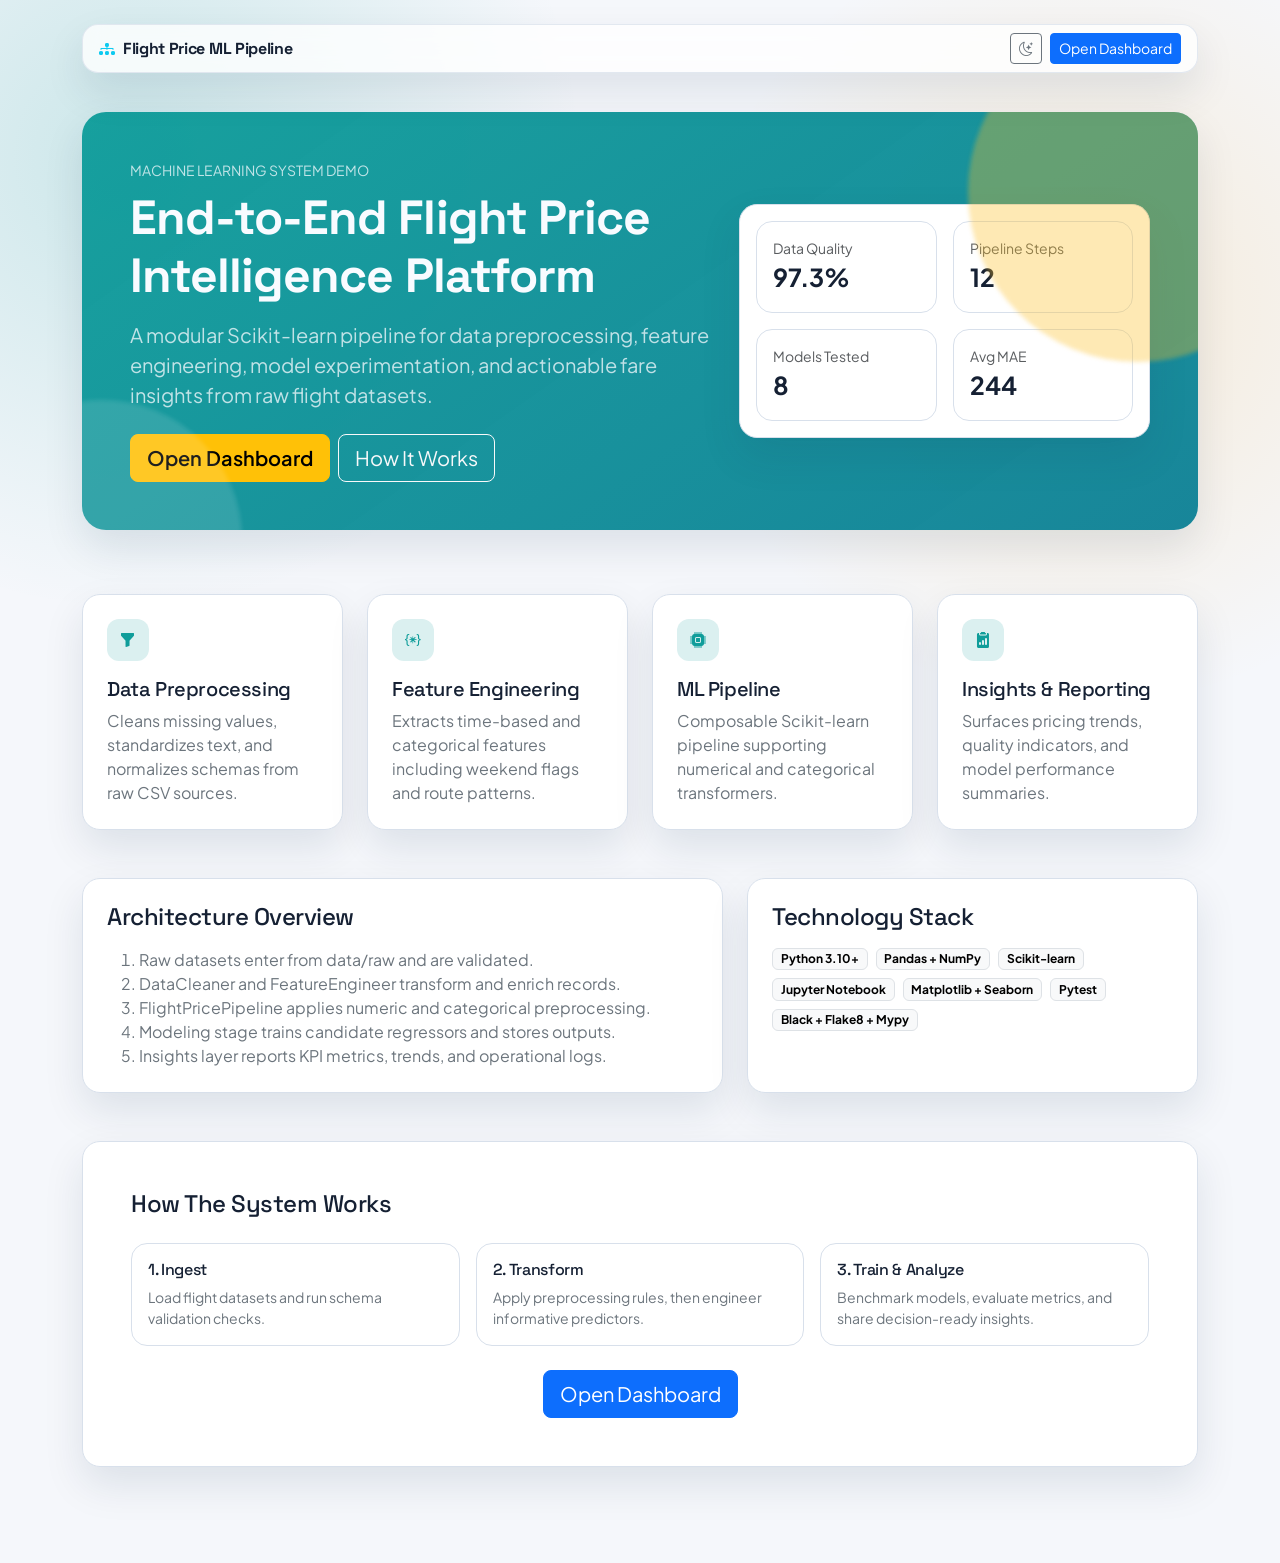
<file: frontend/index.html>
<!doctype html>
<html lang="en" data-theme="light">
  <head>
    <meta charset="UTF-8" />
    <meta name="viewport" content="width=device-width, initial-scale=1.0" />
    <title>ML Pipeline | Demo Landing</title>
    <link rel="preconnect" href="https://fonts.googleapis.com" />
    <link rel="preconnect" href="https://fonts.gstatic.com" crossorigin />
    <link
      href="https://fonts.googleapis.com/css2?family=Plus+Jakarta+Sans:wght@400;500;600;700&family=Space+Grotesk:wght@500;600;700&display=swap"
      rel="stylesheet"
    />
    <link
      href="https://cdn.jsdelivr.net/npm/bootstrap@5.3.3/dist/css/bootstrap.min.css"
      rel="stylesheet"
    />
    <link
      rel="stylesheet"
      href="https://cdn.jsdelivr.net/npm/bootstrap-icons@1.11.3/font/bootstrap-icons.min.css"
    />
    <link rel="stylesheet" href="style.css" />
  </head>
  <body>
    <div class="page-shell">
      <div class="container py-3 position-fixed top-0 start-50 translate-middle-x" style="z-index: 30;">
        <nav class="nav-blur d-flex justify-content-between align-items-center px-3 py-2 mt-2">
          <div class="d-flex align-items-center gap-2">
            <i class="bi bi-diagram-3-fill text-info"></i>
            <strong class="brand-font">Flight Price ML Pipeline</strong>
          </div>
          <div class="d-flex align-items-center gap-2">
            <button class="btn btn-sm btn-outline-secondary theme-switch" id="themeToggle" type="button">
              <i class="bi bi-moon-stars"></i>
            </button>
            <a class="btn btn-sm btn-primary" href="dashboard.html">Open Dashboard</a>
          </div>
        </nav>
      </div>

      <header class="hero">
        <div class="container">
          <div class="hero-panel p-4 p-md-5 fade-in">
            <div class="row align-items-center g-4">
              <div class="col-lg-7">
                <p class="text-uppercase small mb-2 opacity-75">Machine Learning System Demo</p>
                <h1 class="display-5 fw-bold mb-3">End-to-End Flight Price Intelligence Platform</h1>
                <p class="mb-4 fs-5 opacity-75">
                  A modular Scikit-learn pipeline for data preprocessing, feature engineering, model experimentation,
                  and actionable fare insights from raw flight datasets.
                </p>
                <div class="d-flex flex-wrap gap-2">
                  <a href="dashboard.html" class="btn btn-warning btn-lg fw-semibold">Open Dashboard</a>
                  <a href="#how-it-works" class="btn btn-outline-light btn-lg">How It Works</a>
                </div>
              </div>
              <div class="col-lg-5">
                <div class="card-soft p-3 text-dark">
                  <div class="row g-3">
                    <div class="col-6">
                      <div class="metric-card">
                        <div class="text-muted small">Data Quality</div>
                        <div class="metric-value">97.3%</div>
                      </div>
                    </div>
                    <div class="col-6">
                      <div class="metric-card">
                        <div class="text-muted small">Pipeline Steps</div>
                        <div class="metric-value">12</div>
                      </div>
                    </div>
                    <div class="col-6">
                      <div class="metric-card">
                        <div class="text-muted small">Models Tested</div>
                        <div class="metric-value">8</div>
                      </div>
                    </div>
                    <div class="col-6">
                      <div class="metric-card">
                        <div class="text-muted small">Avg MAE</div>
                        <div class="metric-value">244</div>
                      </div>
                    </div>
                  </div>
                </div>
              </div>
            </div>
          </div>
        </div>
      </header>

      <main class="pb-5">
        <section class="container mb-5 fade-in delay-1">
          <div class="row g-3 g-lg-4">
            <div class="col-md-6 col-lg-3">
              <article class="card-soft p-4 h-100">
                <div class="feature-icon mb-3"><i class="bi bi-funnel-fill"></i></div>
                <h3 class="h5">Data Preprocessing</h3>
                <p class="mb-0 text-secondary">Cleans missing values, standardizes text, and normalizes schemas from raw CSV sources.</p>
              </article>
            </div>
            <div class="col-md-6 col-lg-3">
              <article class="card-soft p-4 h-100">
                <div class="feature-icon mb-3"><i class="bi bi-braces-asterisk"></i></div>
                <h3 class="h5">Feature Engineering</h3>
                <p class="mb-0 text-secondary">Extracts time-based and categorical features including weekend flags and route patterns.</p>
              </article>
            </div>
            <div class="col-md-6 col-lg-3">
              <article class="card-soft p-4 h-100">
                <div class="feature-icon mb-3"><i class="bi bi-cpu-fill"></i></div>
                <h3 class="h5">ML Pipeline</h3>
                <p class="mb-0 text-secondary">Composable Scikit-learn pipeline supporting numerical and categorical transformers.</p>
              </article>
            </div>
            <div class="col-md-6 col-lg-3">
              <article class="card-soft p-4 h-100">
                <div class="feature-icon mb-3"><i class="bi bi-clipboard2-data-fill"></i></div>
                <h3 class="h5">Insights & Reporting</h3>
                <p class="mb-0 text-secondary">Surfaces pricing trends, quality indicators, and model performance summaries.</p>
              </article>
            </div>
          </div>
        </section>

        <section class="container mb-5" id="architecture">
          <div class="row g-4">
            <div class="col-lg-7 fade-in delay-2">
              <div class="card-soft p-4 h-100">
                <h2 class="h4 mb-3">Architecture Overview</h2>
                <ol class="mb-0 text-secondary">
                  <li>Raw datasets enter from data/raw and are validated.</li>
                  <li>DataCleaner and FeatureEngineer transform and enrich records.</li>
                  <li>FlightPricePipeline applies numeric and categorical preprocessing.</li>
                  <li>Modeling stage trains candidate regressors and stores outputs.</li>
                  <li>Insights layer reports KPI metrics, trends, and operational logs.</li>
                </ol>
              </div>
            </div>
            <div class="col-lg-5 fade-in delay-3">
              <div class="card-soft p-4 h-100">
                <h2 class="h4 mb-3">Technology Stack</h2>
                <div class="d-flex flex-wrap gap-2">
                  <span class="badge text-bg-light border">Python 3.10+</span>
                  <span class="badge text-bg-light border">Pandas + NumPy</span>
                  <span class="badge text-bg-light border">Scikit-learn</span>
                  <span class="badge text-bg-light border">Jupyter Notebook</span>
                  <span class="badge text-bg-light border">Matplotlib + Seaborn</span>
                  <span class="badge text-bg-light border">Pytest</span>
                  <span class="badge text-bg-light border">Black + Flake8 + Mypy</span>
                </div>
              </div>
            </div>
          </div>
        </section>

        <section class="container mb-5" id="how-it-works">
          <div class="card-soft p-4 p-lg-5 fade-in">
            <h2 class="h4 mb-4">How The System Works</h2>
            <div class="row g-3">
              <div class="col-md-4">
                <div class="metric-card h-100">
                  <h3 class="h6">1. Ingest</h3>
                  <p class="small text-secondary mb-0">Load flight datasets and run schema validation checks.</p>
                </div>
              </div>
              <div class="col-md-4">
                <div class="metric-card h-100">
                  <h3 class="h6">2. Transform</h3>
                  <p class="small text-secondary mb-0">Apply preprocessing rules, then engineer informative predictors.</p>
                </div>
              </div>
              <div class="col-md-4">
                <div class="metric-card h-100">
                  <h3 class="h6">3. Train & Analyze</h3>
                  <p class="small text-secondary mb-0">Benchmark models, evaluate metrics, and share decision-ready insights.</p>
                </div>
              </div>
            </div>
            <div class="mt-4 d-flex justify-content-center">
              <a class="btn btn-primary btn-lg" href="dashboard.html">Open Dashboard</a>
            </div>
          </div>
        </section>
      </main>
    </div>

    <script src="script.js"></script>
    <script src="https://cdn.jsdelivr.net/npm/bootstrap@5.3.3/dist/js/bootstrap.bundle.min.js"></script>
  </body>
</html>
</file>
<file: frontend/style.css>
:root {
  --bg: #f5f7fb;
  --bg-elev: #ffffff;
  --bg-muted: #ecf1f7;
  --text: #152033;
  --text-soft: #5f6b7a;
  --primary: #0f9d9a;
  --primary-2: #0b7f95;
  --accent: #f59e0b;
  --danger: #dc2626;
  --success: #16a34a;
  --border: #d8e0eb;
  --shadow: 0 18px 40px rgba(13, 35, 67, 0.1);
}

[data-theme="dark"] {
  --bg: #0f172a;
  --bg-elev: #111b30;
  --bg-muted: #17243d;
  --text: #e6edf7;
  --text-soft: #9fb0c9;
  --primary: #2dc9c4;
  --primary-2: #33b3f0;
  --accent: #fbbf24;
  --danger: #f87171;
  --success: #34d399;
  --border: #2d3a54;
  --shadow: 0 20px 50px rgba(0, 0, 0, 0.35);
}

* {
  box-sizing: border-box;
}

html,
body {
  margin: 0;
  padding: 0;
  font-family: "Plus Jakarta Sans", "Segoe UI", sans-serif;
  background: var(--bg);
  color: var(--text);
  scroll-behavior: smooth;
}

h1,
h2,
h3,
h4,
.brand-font {
  font-family: "Space Grotesk", "Segoe UI", sans-serif;
  letter-spacing: -0.02em;
}

a {
  color: inherit;
  text-decoration: none;
}

.page-shell {
  min-height: 100vh;
  position: relative;
  overflow-x: hidden;
  background:
    radial-gradient(circle at 10% 10%, rgba(15, 157, 154, 0.18), transparent 25%),
    radial-gradient(circle at 85% 20%, rgba(245, 158, 11, 0.14), transparent 24%),
    var(--bg);
}

.nav-blur {
  backdrop-filter: blur(10px);
  background: color-mix(in srgb, var(--bg-elev) 78%, transparent);
  border: 1px solid color-mix(in srgb, var(--border) 75%, transparent);
  border-radius: 16px;
  box-shadow: var(--shadow);
}

.hero {
  padding: 7rem 0 4rem;
}

.hero-panel {
  border-radius: 24px;
  background:
    linear-gradient(145deg, rgba(15, 157, 154, 0.96), rgba(11, 127, 149, 0.95));
  color: #f8fbff;
  box-shadow: var(--shadow);
  position: relative;
  overflow: hidden;
}

.hero-panel::before,
.hero-panel::after {
  content: "";
  position: absolute;
  border-radius: 999px;
  filter: blur(2px);
}

.hero-panel::before {
  width: 340px;
  height: 340px;
  right: -110px;
  top: -90px;
  background: rgba(251, 191, 36, 0.34);
}

.hero-panel::after {
  width: 280px;
  height: 280px;
  left: -120px;
  bottom: -150px;
  background: rgba(255, 255, 255, 0.12);
}

.card-soft {
  background: var(--bg-elev);
  border: 1px solid var(--border);
  border-radius: 18px;
  box-shadow: var(--shadow);
}

.feature-icon {
  width: 42px;
  height: 42px;
  border-radius: 12px;
  display: grid;
  place-items: center;
  background: color-mix(in srgb, var(--primary) 15%, var(--bg-elev));
  color: var(--primary);
}

.metric-card {
  border: 1px solid var(--border);
  border-radius: 16px;
  background: var(--bg-elev);
  padding: 1rem;
}

.metric-value {
  font-size: 1.55rem;
  font-weight: 700;
  color: var(--text);
}

.status-dot {
  width: 10px;
  height: 10px;
  border-radius: 999px;
  display: inline-block;
  margin-right: 6px;
}

.status-ok {
  background: var(--success);
}

.status-warn {
  background: var(--accent);
}

.status-fail {
  background: var(--danger);
}

.dashboard-layout {
  min-height: 100vh;
}

.sidebar {
  width: 285px;
  border-right: 1px solid var(--border);
  background: color-mix(in srgb, var(--bg-elev) 92%, transparent);
  backdrop-filter: blur(9px);
  transition: transform 0.35s ease;
}

.sidebar .nav-link {
  border-radius: 12px;
  color: var(--text-soft);
  font-weight: 600;
  display: flex;
  align-items: center;
  gap: 10px;
  padding: 0.7rem 0.85rem;
  margin-bottom: 0.35rem;
}

.sidebar .nav-link.active,
.sidebar .nav-link:hover {
  background: color-mix(in srgb, var(--primary) 16%, var(--bg-elev));
  color: var(--text);
}

.content-wrap {
  flex: 1;
  min-width: 0;
}

.topbar {
  position: sticky;
  top: 0;
  z-index: 20;
  border-bottom: 1px solid var(--border);
  background: color-mix(in srgb, var(--bg) 82%, transparent);
  backdrop-filter: blur(8px);
}

.section-panel {
  display: none;
  animation: fadeSlide 0.5s ease;
}

.section-panel.active {
  display: block;
}

.progress-steps {
  display: grid;
  grid-template-columns: repeat(4, minmax(120px, 1fr));
  gap: 0.75rem;
}

.step {
  border: 1px solid var(--border);
  border-radius: 14px;
  padding: 0.8rem;
  background: var(--bg-elev);
}

.step strong {
  display: block;
}

.log-item {
  border-left: 2px solid var(--border);
  padding-left: 0.9rem;
  margin-left: 0.25rem;
  margin-bottom: 1rem;
}

.theme-switch {
  cursor: pointer;
}

.fade-in {
  opacity: 0;
  transform: translateY(12px);
  animation: fadeSlide 0.7s ease forwards;
}

.fade-in.delay-1 {
  animation-delay: 0.1s;
}

.fade-in.delay-2 {
  animation-delay: 0.2s;
}

.fade-in.delay-3 {
  animation-delay: 0.3s;
}

@keyframes fadeSlide {
  from {
    opacity: 0;
    transform: translateY(14px);
  }
  to {
    opacity: 1;
    transform: translateY(0);
  }
}

@media (max-width: 991.98px) {
  .sidebar {
    position: fixed;
    left: 0;
    top: 0;
    bottom: 0;
    z-index: 40;
    transform: translateX(-100%);
  }

  .sidebar.open {
    transform: translateX(0);
  }

  .progress-steps {
    grid-template-columns: repeat(2, minmax(130px, 1fr));
  }
}

@media (max-width: 575.98px) {
  .hero {
    padding-top: 6rem;
  }

  .hero-panel h1 {
    font-size: 1.9rem;
  }

  .progress-steps {
    grid-template-columns: 1fr;
  }
}
</file>
